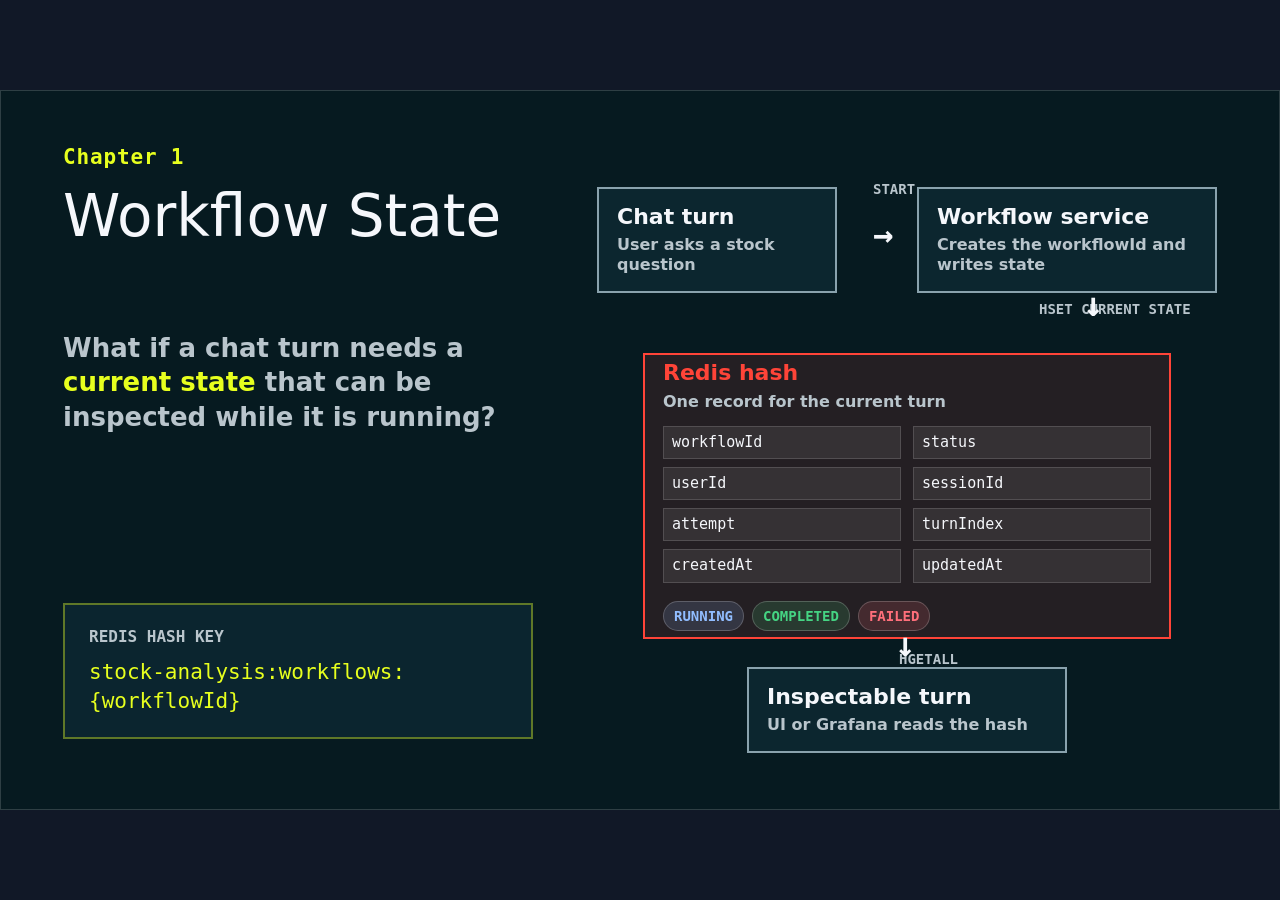
<file: docs/chapter1_workflow_state_diagram.html>
<!doctype html>
<html lang="en">
<head>
    <meta charset="utf-8">
    <meta name="viewport" content="width=device-width, initial-scale=1">
    <title>Chapter 1 Workflow State</title>
    <style>
        :root {
            color-scheme: dark;
            --bg: #061a20;
            --panel: #0d2730;
            --panel-strong: #12323d;
            --line: #89a2ad;
            --text: #f5f7fb;
            --muted: #b9c5cc;
            --redis: #ff4438;
            --yellow: #e7ff1e;
            --green: #45d483;
            --blue: #91bdff;
            --amber: #ffcf66;
            --danger: #ff6f7b;
            font-family: Inter, ui-sans-serif, system-ui, -apple-system, BlinkMacSystemFont, "Segoe UI", sans-serif;
        }

        * {
            box-sizing: border-box;
        }

        body {
            margin: 0;
            min-height: 100vh;
            display: grid;
            place-items: center;
            background: #111827;
            color: var(--text);
        }

        .slide {
            width: 1280px;
            height: 720px;
            position: relative;
            overflow: hidden;
            background: var(--bg);
            border: 1px solid rgba(255, 255, 255, 0.16);
        }

        .title {
            position: absolute;
            left: 62px;
            top: 54px;
            width: 510px;
        }

        .eyebrow {
            color: var(--yellow);
            font-family: ui-monospace, SFMono-Regular, Menlo, Consolas, monospace;
            font-size: 21px;
            font-weight: 800;
            letter-spacing: 0.04em;
            margin-bottom: 18px;
        }

        h1 {
            margin: 0;
            color: var(--text);
            font-size: 58px;
            line-height: 1.02;
            font-weight: 520;
            letter-spacing: 0;
        }

        .question {
            position: absolute;
            left: 62px;
            top: 240px;
            width: 470px;
            color: var(--muted);
            font-size: 26px;
            line-height: 1.32;
            font-weight: 650;
        }

        .question strong {
            color: var(--yellow);
            font-weight: 850;
        }

        .key {
            position: absolute;
            left: 62px;
            bottom: 70px;
            width: 470px;
            padding: 22px 24px;
            border: 2px solid rgba(231, 255, 30, 0.38);
            background: rgba(13, 39, 48, 0.92);
        }

        .key-label {
            color: var(--muted);
            font-family: ui-monospace, SFMono-Regular, Menlo, Consolas, monospace;
            font-size: 16px;
            font-weight: 800;
            margin-bottom: 12px;
            text-transform: uppercase;
        }

        .key-name {
            color: var(--yellow);
            font-family: ui-monospace, SFMono-Regular, Menlo, Consolas, monospace;
            font-size: 21px;
            line-height: 1.35;
            overflow-wrap: anywhere;
        }

        .diagram {
            position: absolute;
            right: 62px;
            top: 64px;
            width: 620px;
            height: 590px;
        }

        .node {
            position: absolute;
            border: 2px solid var(--line);
            background: rgba(13, 39, 48, 0.94);
            color: var(--text);
            min-height: 78px;
            padding: 16px 18px;
            display: grid;
            align-content: center;
            gap: 6px;
        }

        .node-title {
            font-size: 22px;
            font-weight: 850;
            line-height: 1.1;
        }

        .node-subtitle {
            color: var(--muted);
            font-size: 16px;
            line-height: 1.25;
            font-weight: 650;
        }

        .chat {
            left: 0;
            top: 32px;
            width: 240px;
        }

        .service {
            right: 0;
            top: 32px;
            width: 300px;
        }

        .hash {
            left: 46px;
            top: 198px;
            width: 528px;
            height: 286px;
            border-color: var(--redis);
            background: rgba(255, 68, 56, 0.12);
        }

        .hash .node-title {
            color: var(--redis);
        }

        .fields {
            display: grid;
            grid-template-columns: 1fr 1fr;
            gap: 8px 12px;
            margin-top: 8px;
            font-family: ui-monospace, SFMono-Regular, Menlo, Consolas, monospace;
            font-size: 15px;
            line-height: 1.15;
        }

        .field {
            padding: 7px 8px;
            background: rgba(255, 255, 255, 0.08);
            border: 1px solid rgba(255, 255, 255, 0.14);
        }

        .status-row {
            display: flex;
            gap: 8px;
            margin-top: 12px;
            flex-wrap: wrap;
        }

        .pill {
            padding: 6px 10px;
            border-radius: 999px;
            font-family: ui-monospace, SFMono-Regular, Menlo, Consolas, monospace;
            font-size: 14px;
            font-weight: 850;
            border: 1px solid rgba(255, 255, 255, 0.2);
        }

        .running {
            color: var(--blue);
            background: rgba(145, 189, 255, 0.15);
        }

        .completed {
            color: var(--green);
            background: rgba(69, 212, 131, 0.15);
        }

        .failed {
            color: var(--danger);
            background: rgba(255, 111, 123, 0.15);
        }

        .viewer {
            left: 150px;
            top: 512px;
            width: 320px;
        }

        .arrow {
            position: absolute;
            color: var(--text);
            font-family: ui-monospace, SFMono-Regular, Menlo, Consolas, monospace;
            font-size: 34px;
            font-weight: 900;
            line-height: 1;
        }

        .arrow-one {
            left: 276px;
            top: 62px;
        }

        .arrow-two {
            left: 486px;
            top: 132px;
        }

        .arrow-three {
            left: 298px;
            top: 472px;
        }

        .step-label {
            position: absolute;
            color: var(--muted);
            font-family: ui-monospace, SFMono-Regular, Menlo, Consolas, monospace;
            font-size: 14px;
            font-weight: 800;
            text-transform: uppercase;
        }

        .label-start {
            left: 276px;
            top: 26px;
        }

        .label-write {
            right: 18px;
            top: 146px;
            width: 160px;
        }

        .label-read {
            left: 302px;
            top: 496px;
        }
    </style>
</head>
<body>
<main class="slide" aria-label="Workflow state diagram">
    <section class="title">
        <div class="eyebrow">Chapter 1</div>
        <h1>Workflow State</h1>
    </section>

    <section class="question">
        What if a chat turn needs a <strong>current state</strong> that can be inspected while it is running?
    </section>

    <section class="key">
        <div class="key-label">Redis hash key</div>
        <div class="key-name">stock-analysis:workflows:{workflowId}</div>
    </section>

    <section class="diagram">
        <div class="node chat">
            <div class="node-title">Chat turn</div>
            <div class="node-subtitle">User asks a stock question</div>
        </div>

        <div class="node service">
            <div class="node-title">Workflow service</div>
            <div class="node-subtitle">Creates the workflowId and writes state</div>
        </div>

        <div class="node hash">
            <div class="node-title">Redis hash</div>
            <div class="node-subtitle">One record for the current turn</div>
            <div class="fields">
                <div class="field">workflowId</div>
                <div class="field">status</div>
                <div class="field">userId</div>
                <div class="field">sessionId</div>
                <div class="field">attempt</div>
                <div class="field">turnIndex</div>
                <div class="field">createdAt</div>
                <div class="field">updatedAt</div>
            </div>
            <div class="status-row">
                <span class="pill running">RUNNING</span>
                <span class="pill completed">COMPLETED</span>
                <span class="pill failed">FAILED</span>
            </div>
        </div>

        <div class="node viewer">
            <div class="node-title">Inspectable turn</div>
            <div class="node-subtitle">UI or Grafana reads the hash</div>
        </div>

        <div class="step-label label-start">start</div>
        <div class="arrow arrow-one">→</div>

        <div class="step-label label-write">HSET current state</div>
        <div class="arrow arrow-two">↓</div>

        <div class="step-label label-read">HGETALL</div>
        <div class="arrow arrow-three">↓</div>
    </section>
</main>
</body>
</html>
</file>
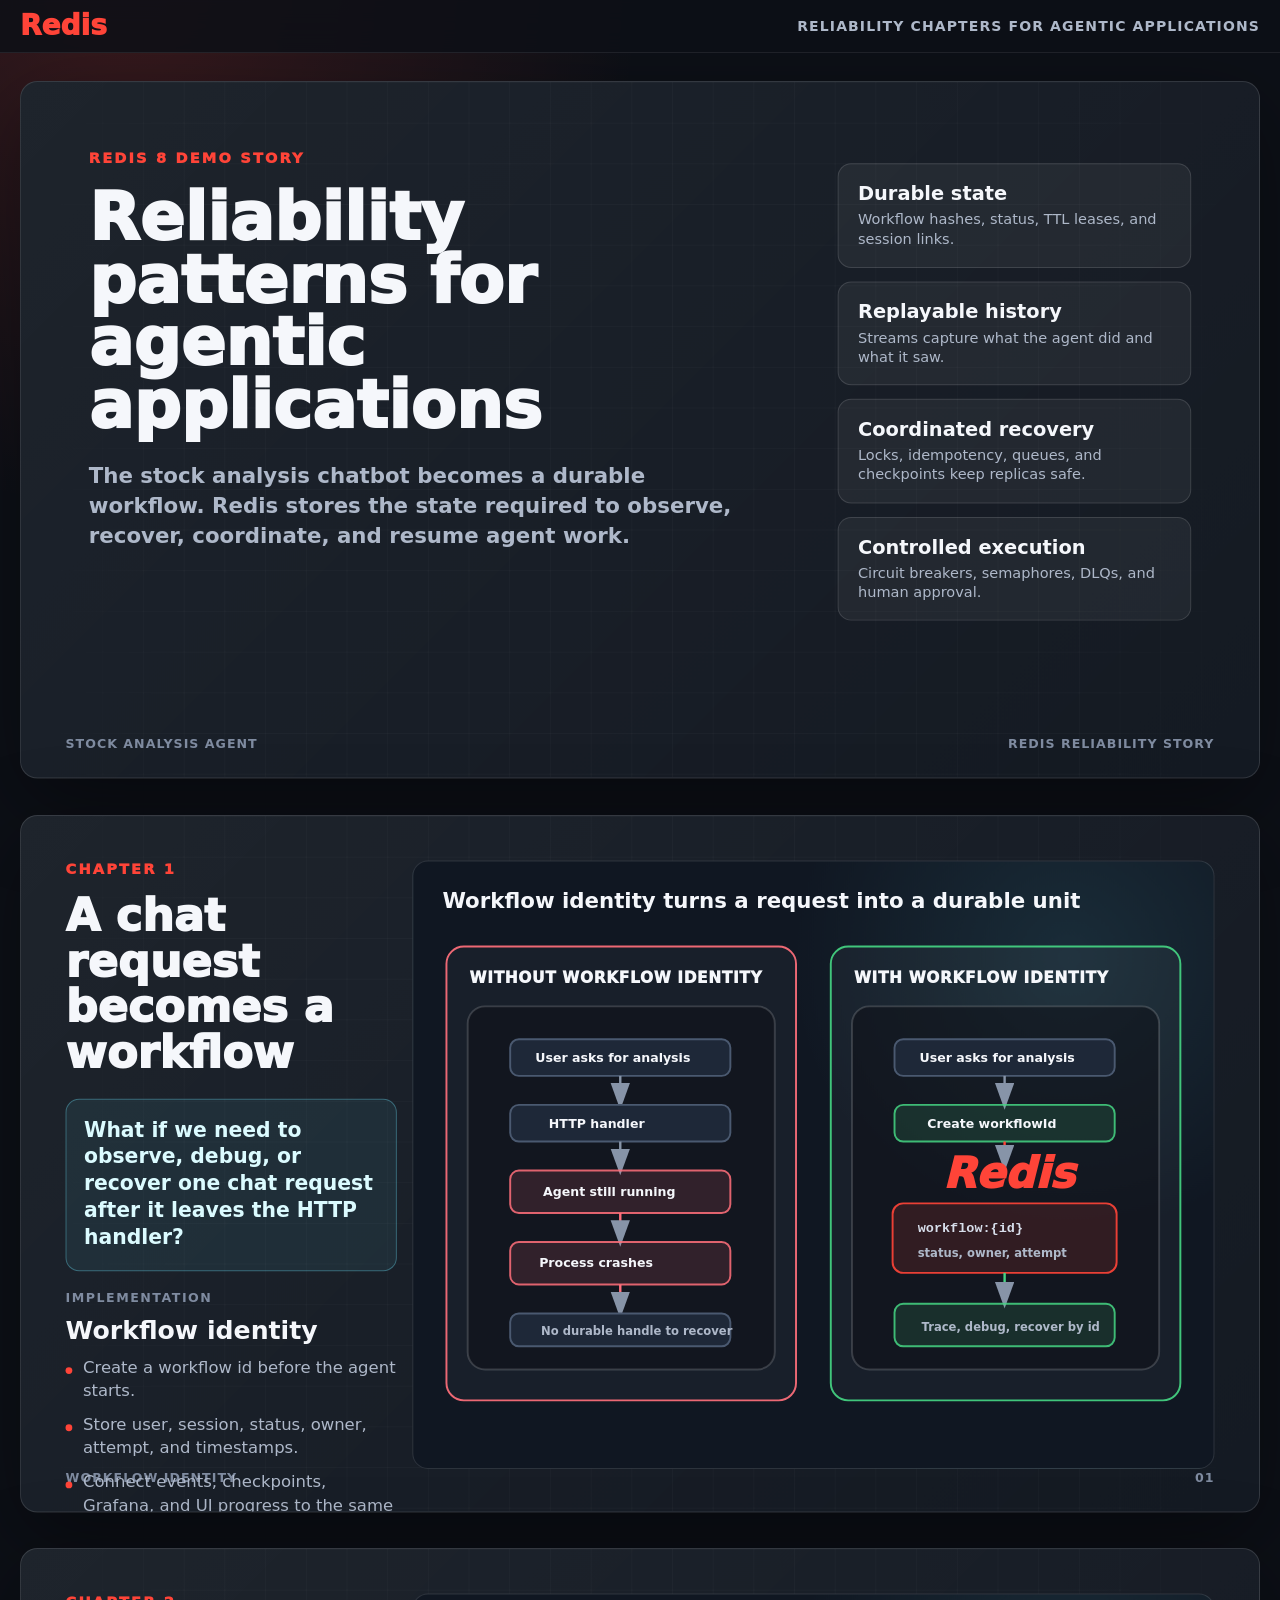
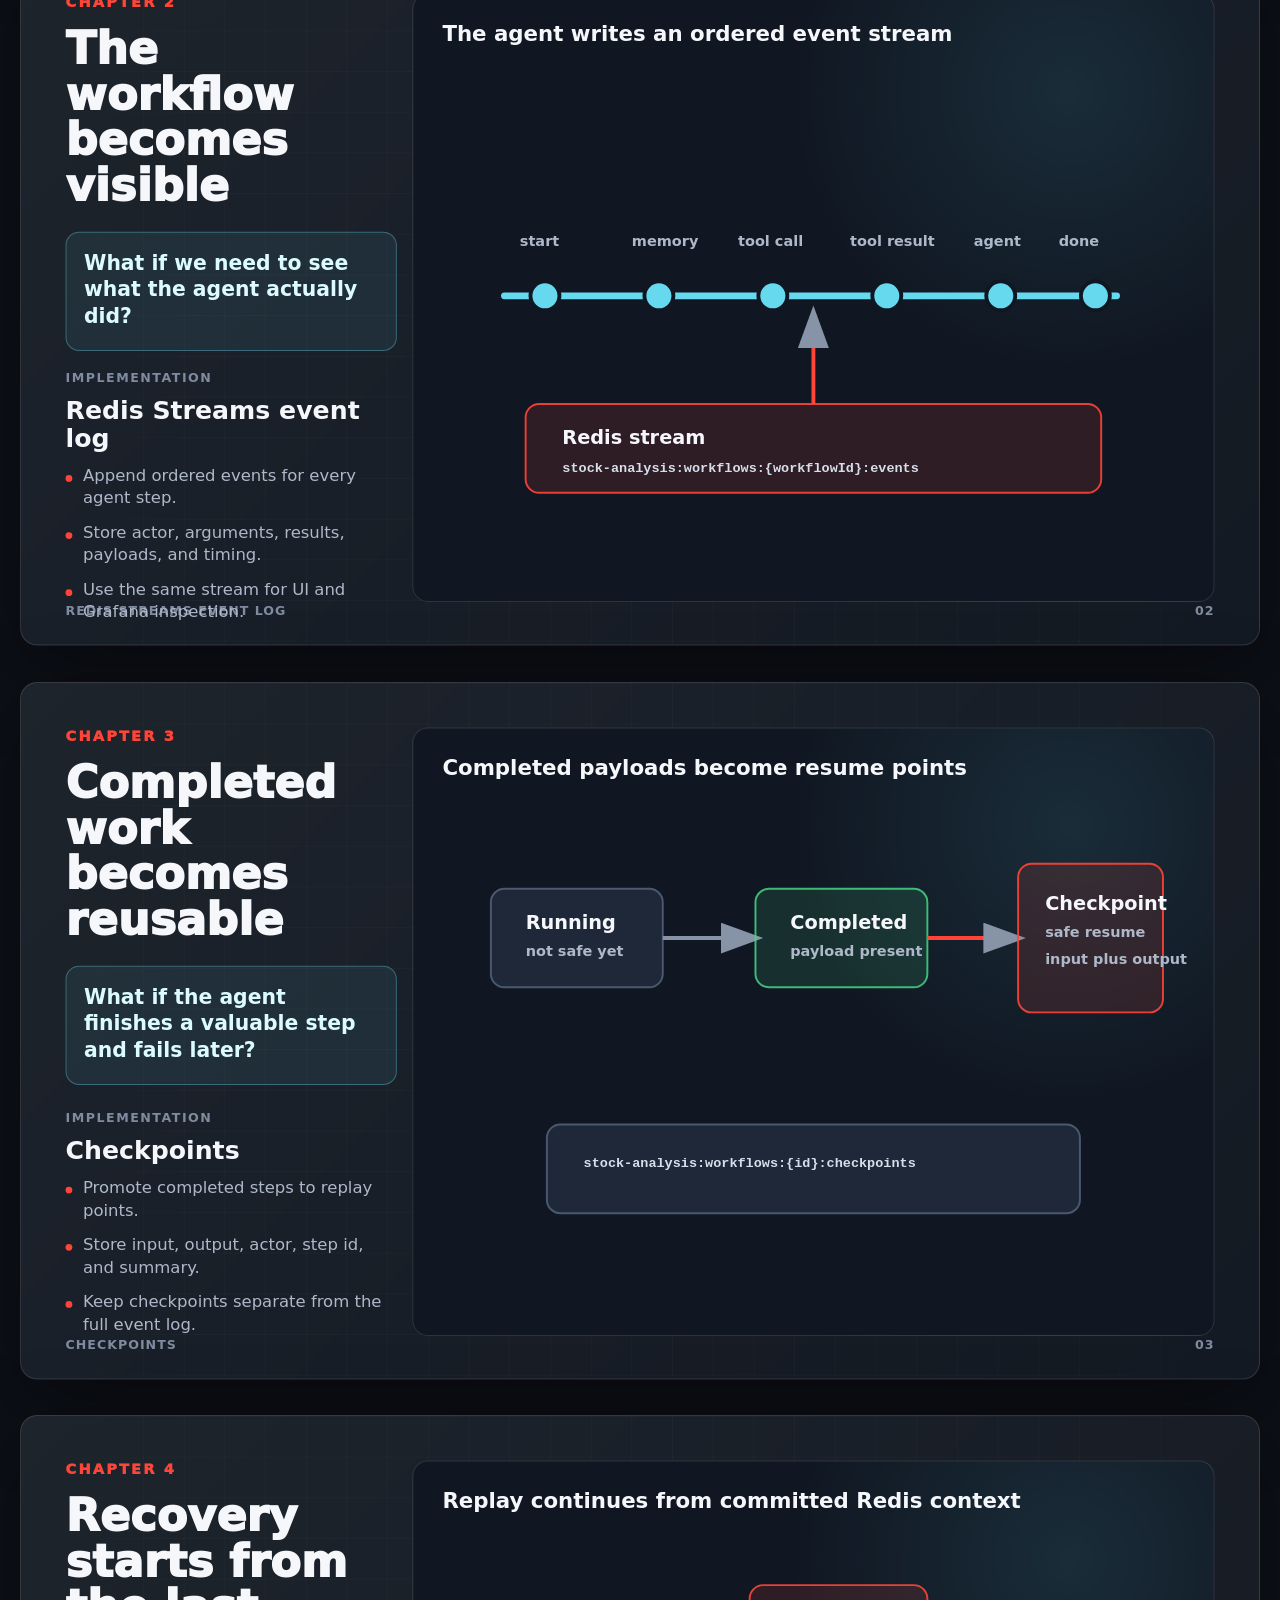
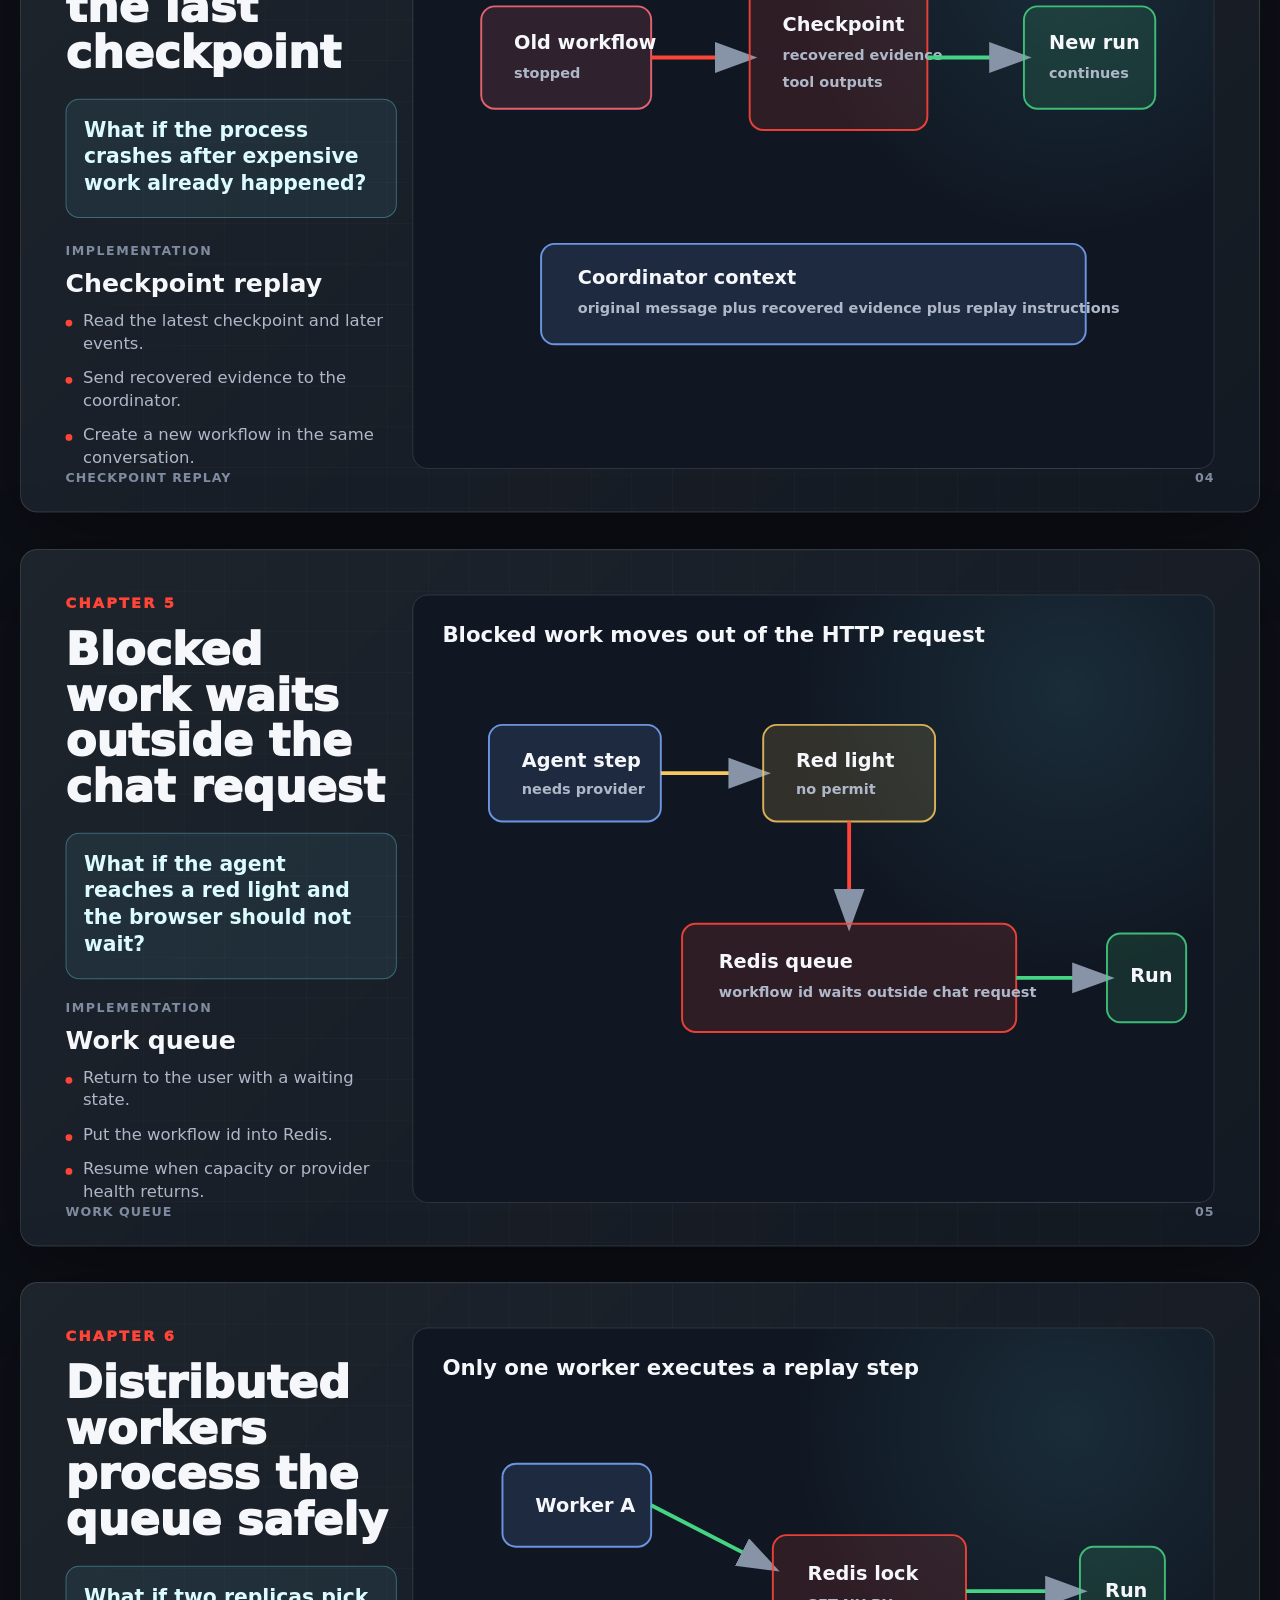
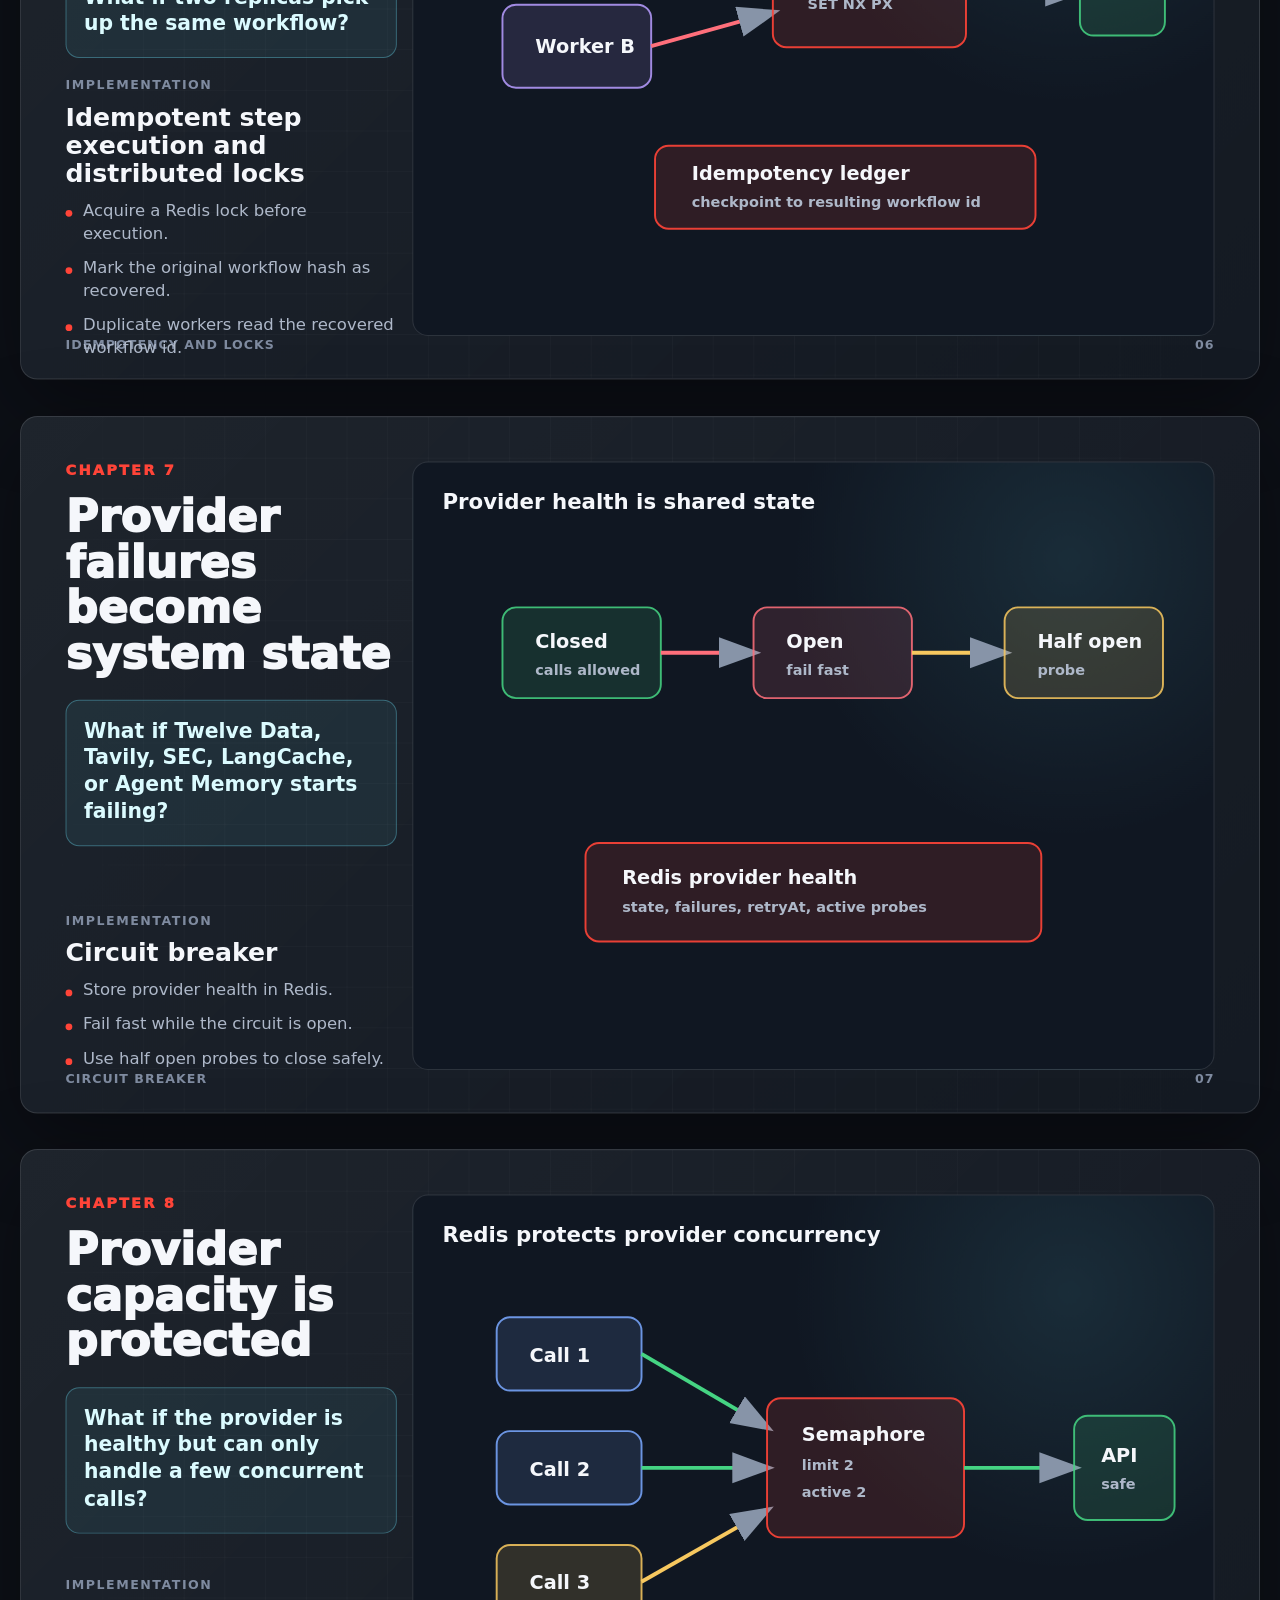
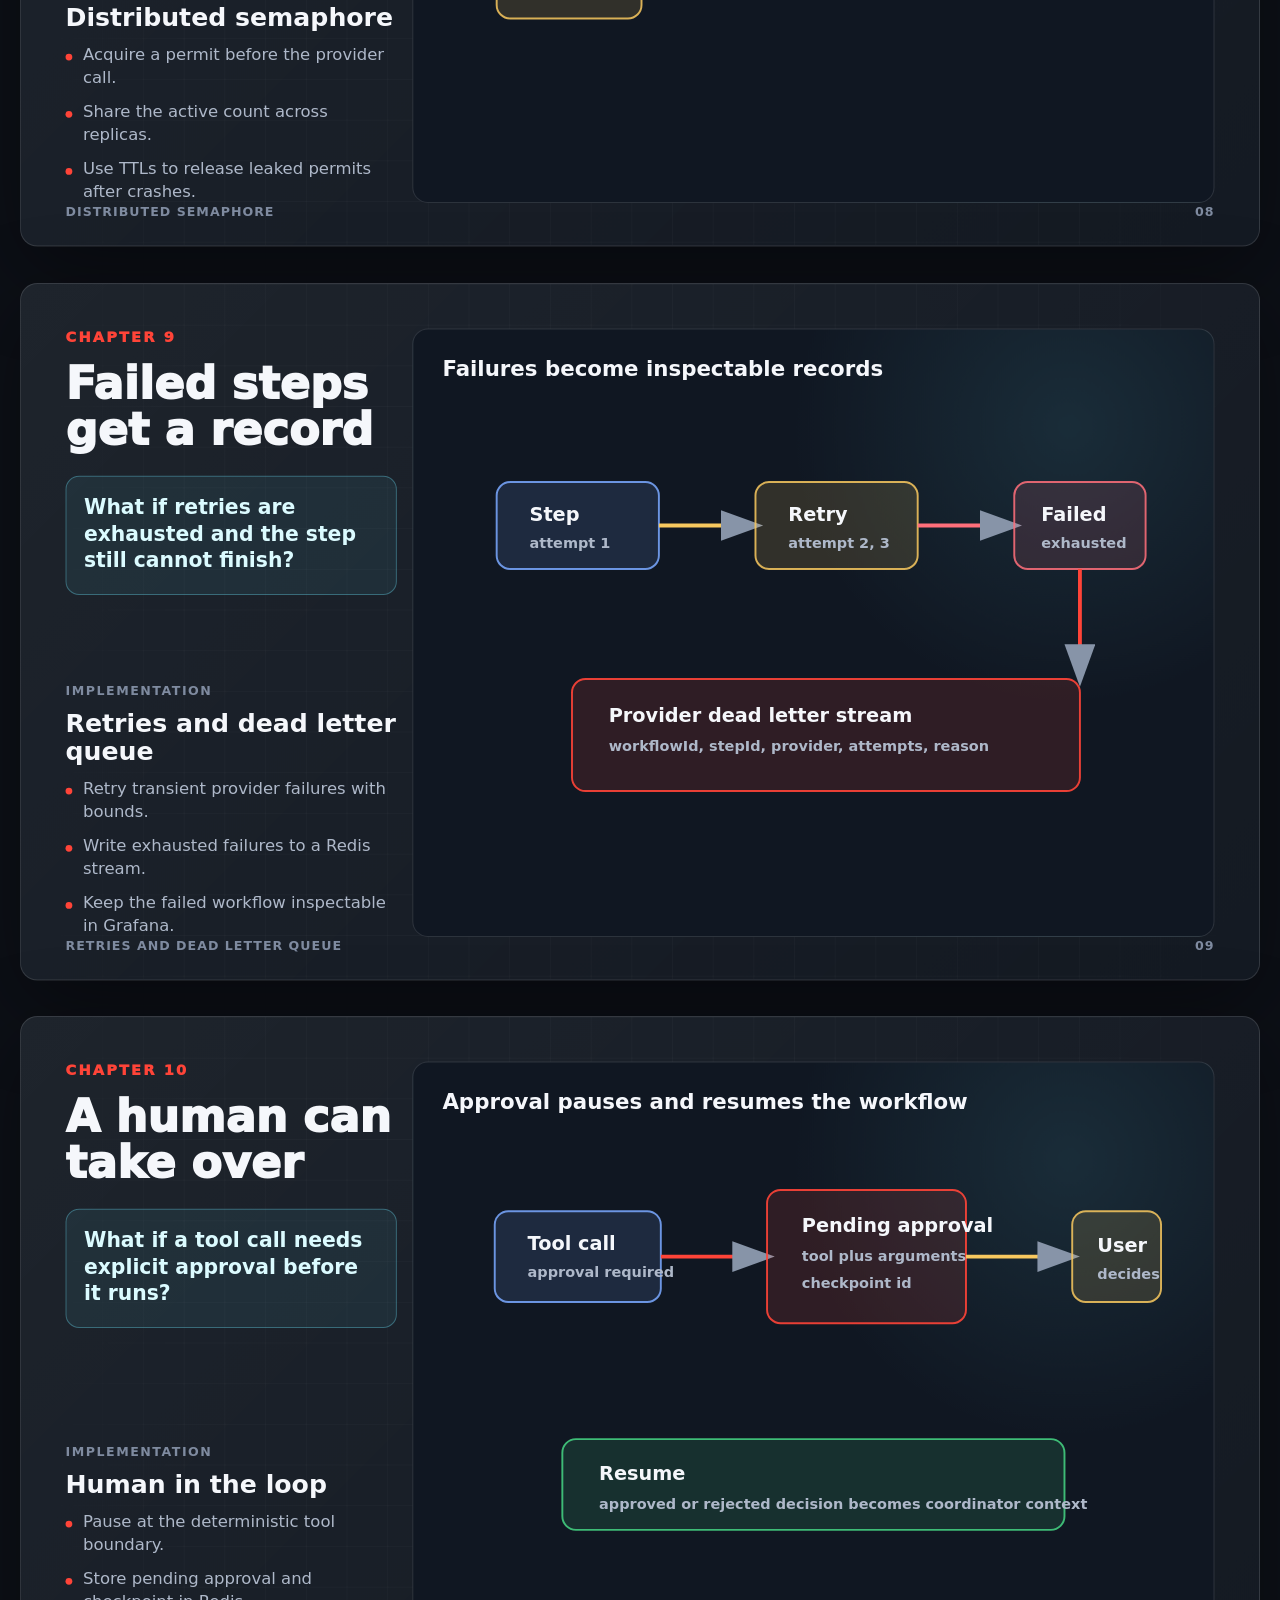
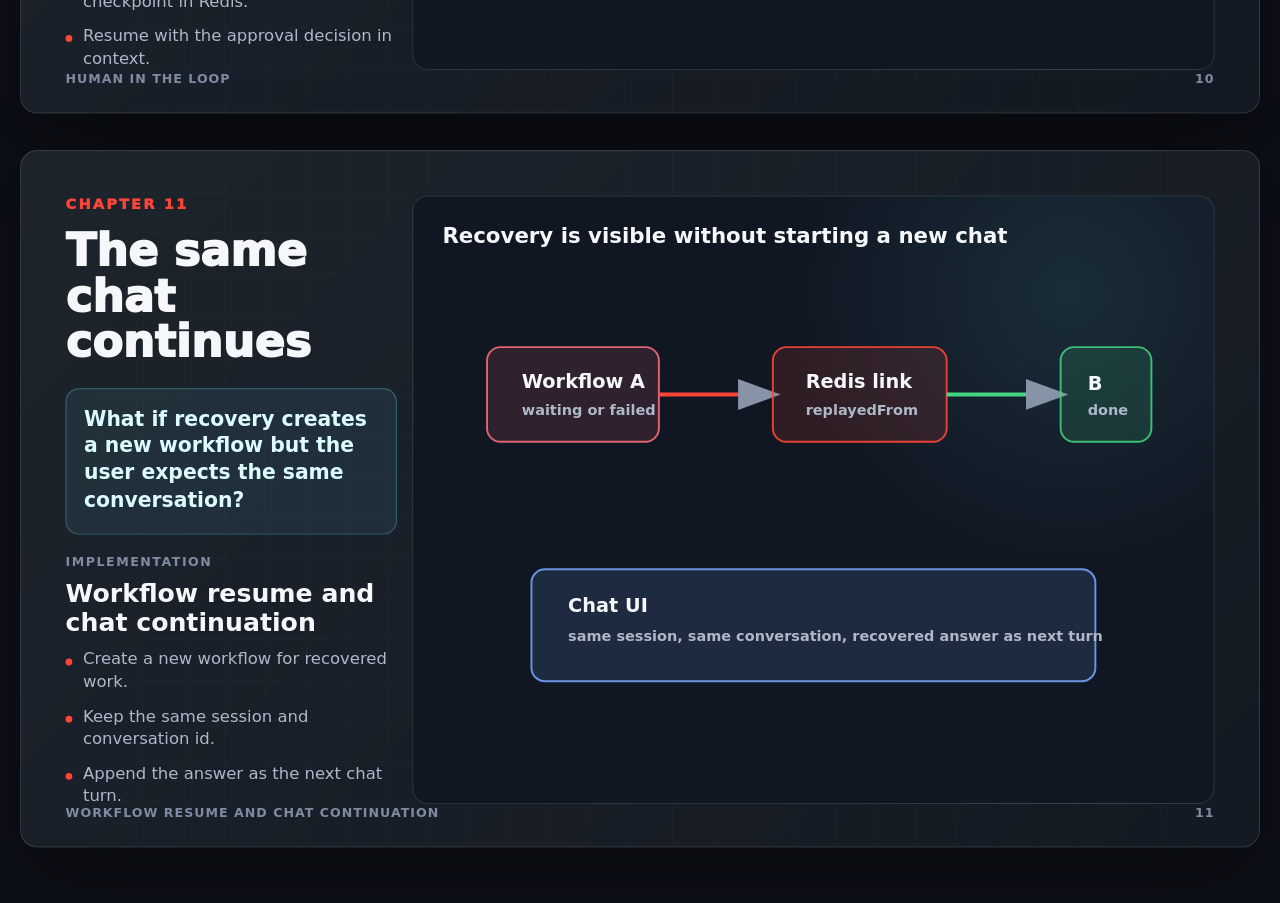
<file: docs/reliability_chapter_diagrams.html>
<!DOCTYPE html>
<html lang="en">
<head>
    <meta charset="UTF-8">
    <meta name="viewport" content="width=device-width, initial-scale=1.0">
    <title>Redis Reliability Chapters</title>
    <style>
        :root {
            color-scheme: dark;
            --bg: #0d1017;
            --slide: #111720;
            --panel: #182130;
            --panel-2: #202b3b;
            --line: #415067;
            --text: #f5f7fb;
            --muted: #aeb8c9;
            --muted-2: #7f8ba0;
            --redis: #ff4438;
            --green: #45d483;
            --blue: #7aa8ff;
            --cyan: #66d9ef;
            --amber: #f7c85f;
            --purple: #b79cff;
            --danger: #ff6f7b;
            --ink: #0f141c;
            font-family: Inter, ui-sans-serif, system-ui, -apple-system, BlinkMacSystemFont, "Segoe UI", sans-serif;
        }

        * {
            box-sizing: border-box;
        }

        body {
            margin: 0;
            min-height: 100vh;
            background: radial-gradient(circle at 10% 0%, rgba(255, 68, 56, 0.18), transparent 32rem), var(--bg);
            color: var(--text);
        }

        .deck {
            display: grid;
            justify-items: center;
            gap: 36px;
            padding: 28px 0 56px;
        }

        .deck-nav {
            position: sticky;
            top: 0;
            z-index: 10;
            width: 100%;
            display: flex;
            justify-content: center;
            padding: 12px 18px;
            background: rgba(13, 16, 23, 0.86);
            backdrop-filter: blur(16px);
            border-bottom: 1px solid rgba(255, 255, 255, 0.08);
        }

        .deck-nav-inner {
            width: min(1280px, calc(100vw - 40px));
            display: flex;
            align-items: center;
            justify-content: space-between;
            gap: 20px;
        }

        .brand {
            color: var(--redis);
            font-weight: 950;
            font-size: 28px;
            line-height: 1;
        }

        .deck-title {
            color: var(--muted);
            font-size: 14px;
            font-weight: 800;
            text-transform: uppercase;
            letter-spacing: 0.08em;
        }

        .slide-shell {
            width: var(--shell-width, 1280px);
            height: var(--shell-height, 720px);
            position: relative;
        }

        .slide {
            position: absolute;
            left: 0;
            top: 0;
            width: 1280px;
            height: 720px;
            overflow: hidden;
            border: 1px solid rgba(255, 255, 255, 0.12);
            border-radius: 18px;
            background:
                linear-gradient(135deg, rgba(255, 255, 255, 0.055), rgba(255, 255, 255, 0.012)),
                var(--slide);
            box-shadow: 0 26px 90px rgba(0, 0, 0, 0.38);
            transform: scale(var(--slide-scale, 1));
            transform-origin: top left;
        }

        .slide::before {
            content: "";
            position: absolute;
            inset: 0;
            background:
                linear-gradient(rgba(255, 255, 255, 0.025) 1px, transparent 1px),
                linear-gradient(90deg, rgba(255, 255, 255, 0.025) 1px, transparent 1px);
            background-size: 42px 42px;
            mask-image: linear-gradient(90deg, transparent, black 14%, black 86%, transparent);
            pointer-events: none;
        }

        .slide-left {
            position: absolute;
            left: 46px;
            top: 46px;
            width: 342px;
            height: 628px;
            display: flex;
            flex-direction: column;
            justify-content: space-between;
            gap: 20px;
            z-index: 1;
        }

        .slide-right {
            position: absolute;
            right: 46px;
            top: 46px;
            width: 828px;
            height: 628px;
            z-index: 1;
        }

        .chapter {
            color: var(--redis);
            font-size: 15px;
            font-weight: 950;
            letter-spacing: 0.15em;
            text-transform: uppercase;
        }

        h1,
        h2 {
            margin: 0;
            letter-spacing: 0;
        }

        h1 {
            margin-top: 20px;
            max-width: 920px;
            font-size: 76px;
            line-height: 0.95;
            font-weight: 950;
        }

        h2 {
            margin-top: 16px;
            font-size: 46px;
            line-height: 1.02;
            font-weight: 920;
        }

        .lead {
            margin: 26px 0 0;
            width: 760px;
            color: var(--muted);
            font-size: 24px;
            line-height: 1.4;
            font-weight: 560;
        }

        .question {
            margin-top: 24px;
            padding: 18px 18px 20px;
            border: 1px solid rgba(102, 217, 239, 0.36);
            border-radius: 14px;
            background: rgba(102, 217, 239, 0.08);
            color: #dbfbff;
            font-size: 21px;
            line-height: 1.32;
            font-weight: 820;
        }

        .impl {
            display: grid;
            gap: 12px;
        }

        .label {
            color: var(--muted-2);
            font-size: 13px;
            font-weight: 900;
            letter-spacing: 0.12em;
            text-transform: uppercase;
        }

        .impl-name {
            color: var(--text);
            font-size: 26px;
            line-height: 1.12;
            font-weight: 900;
        }

        .notes {
            display: grid;
            gap: 12px;
            margin: 0;
            padding: 0;
            list-style: none;
            color: var(--muted);
            font-size: 17px;
            line-height: 1.38;
        }

        .notes li {
            position: relative;
            padding-left: 18px;
        }

        .notes li::before {
            content: "";
            position: absolute;
            left: 0;
            top: 0.65em;
            width: 7px;
            height: 7px;
            border-radius: 50%;
            background: var(--redis);
        }

        .diagram {
            position: relative;
            height: 100%;
            border: 1px solid rgba(255, 255, 255, 0.12);
            border-radius: 16px;
            background:
                radial-gradient(circle at 82% 16%, rgba(102, 217, 239, 0.11), transparent 18rem),
                #101722;
            overflow: hidden;
        }

        .diagram-title {
            position: absolute;
            left: 30px;
            top: 28px;
            color: var(--text);
            font-size: 22px;
            font-weight: 900;
            z-index: 2;
        }

        svg {
            position: absolute;
            inset: 0;
            width: 100%;
            height: 100%;
        }

        .node {
            fill: #1e2838;
            stroke: #4a5970;
            stroke-width: 2;
        }

        .node.redis {
            fill: rgba(255, 68, 56, 0.13);
            stroke: rgba(255, 68, 56, 0.9);
        }

        .node.good {
            fill: rgba(69, 212, 131, 0.13);
            stroke: rgba(69, 212, 131, 0.86);
        }

        .node.wait {
            fill: rgba(247, 200, 95, 0.14);
            stroke: rgba(247, 200, 95, 0.86);
        }

        .node.blue {
            fill: rgba(122, 168, 255, 0.13);
            stroke: rgba(122, 168, 255, 0.86);
        }

        .node.purple {
            fill: rgba(183, 156, 255, 0.13);
            stroke: rgba(183, 156, 255, 0.86);
        }

        .node.danger {
            fill: rgba(255, 111, 123, 0.13);
            stroke: rgba(255, 111, 123, 0.86);
        }

        .compare-frame {
            fill: rgba(255, 255, 255, 0.035);
            stroke-width: 2;
        }

        .compare-frame.bad {
            stroke: rgba(255, 111, 123, 0.92);
        }

        .compare-frame.good {
            stroke: rgba(69, 212, 131, 0.92);
        }

        .compare-inner {
            fill: rgba(13, 16, 23, 0.55);
            stroke: rgba(255, 255, 255, 0.16);
            stroke-width: 2;
        }

        .txt {
            fill: var(--text);
            font-size: 20px;
            font-weight: 860;
        }

        .small {
            fill: var(--muted);
            font-size: 15px;
            font-weight: 720;
        }

        .code-text {
            fill: #d7deeb;
            font-family: "SFMono-Regular", Consolas, monospace;
            font-size: 14px;
            font-weight: 650;
        }

        .panel-title-text {
            fill: var(--text);
            font-size: 16px;
            font-weight: 920;
            letter-spacing: 0.04em;
        }

        .mini-text {
            fill: var(--text);
            font-size: 13px;
            font-weight: 820;
        }

        .tiny-text {
            fill: var(--muted);
            font-size: 12px;
            font-weight: 720;
        }

        .redis-word {
            fill: var(--redis);
            font-size: 44px;
            font-weight: 950;
            font-style: italic;
        }

        .line {
            stroke: #8794a8;
            stroke-width: 4;
            fill: none;
            marker-end: url(#arrow);
        }

        .line.redis {
            stroke: var(--redis);
        }

        .line.good {
            stroke: var(--green);
        }

        .line.wait {
            stroke: var(--amber);
        }

        .line.danger {
            stroke: var(--danger);
        }

        .line.thin {
            stroke-width: 2.5;
        }

        .dot {
            fill: var(--cyan);
            stroke: #101722;
            stroke-width: 4;
        }

        .cover {
            padding: 70px;
        }

        .cover h1 {
            max-width: 735px;
            font-size: 68px;
        }

        .cover .lead {
            width: 700px;
            font-size: 22px;
        }

        .cover-grid {
            position: absolute;
            right: 70px;
            top: 84px;
            width: 365px;
            display: grid;
            gap: 14px;
        }

        .cover-card {
            padding: 18px 20px;
            border: 1px solid rgba(255, 255, 255, 0.13);
            border-radius: 14px;
            background: rgba(255, 255, 255, 0.055);
        }

        .cover-card strong {
            display: block;
            margin-bottom: 5px;
            color: var(--text);
            font-size: 20px;
        }

        .cover-card span {
            color: var(--muted);
            font-size: 15px;
            line-height: 1.35;
        }

        .footer {
            position: absolute;
            left: 46px;
            bottom: 28px;
            right: 46px;
            display: flex;
            justify-content: space-between;
            color: var(--muted-2);
            font-size: 13px;
            font-weight: 800;
            letter-spacing: 0.08em;
            text-transform: uppercase;
        }

        @media (max-width: 760px) {
            body {
                background: var(--bg);
            }

            .deck {
                gap: 18px;
                padding: 18px 10px 34px;
            }

            .deck-nav {
                padding: 12px 14px;
            }

            .deck-nav-inner {
                width: 100%;
                align-items: flex-start;
                flex-direction: column;
                gap: 8px;
            }

            .brand {
                font-size: 26px;
            }

            .deck-title {
                font-size: 12px;
                line-height: 1.25;
            }

            .slide-shell {
                width: 100% !important;
                height: auto !important;
            }

            .slide {
                position: relative;
                width: 100%;
                height: auto;
                min-height: 0;
                padding: 24px;
                overflow: visible;
                border-radius: 14px;
                transform: none !important;
                box-shadow: 0 14px 42px rgba(0, 0, 0, 0.34);
            }

            .slide::before {
                display: none;
            }

            .slide-left,
            .slide-right {
                position: relative;
                left: auto;
                right: auto;
                top: auto;
                width: 100%;
                height: auto;
            }

            .slide-left {
                gap: 22px;
                margin-bottom: 22px;
            }

            .chapter {
                font-size: 11px;
            }

            h1 {
                max-width: none;
                margin-top: 14px;
                font-size: 38px;
                line-height: 1.02;
            }

            h2 {
                margin-top: 12px;
                font-size: 31px;
                line-height: 1.06;
            }

            .lead {
                width: auto;
                margin-top: 18px;
                font-size: 16px;
                line-height: 1.45;
            }

            .question {
                margin-top: 18px;
                padding: 14px 15px;
                border-radius: 12px;
                font-size: 15px;
                line-height: 1.35;
            }

            .impl-name {
                font-size: 20px;
            }

            .notes {
                gap: 9px;
                font-size: 14px;
            }

            .diagram {
                height: 390px;
                border-radius: 13px;
            }

            .diagram-title {
                left: 18px;
                top: 18px;
                right: 18px;
                font-size: 15px;
                line-height: 1.25;
            }

            .txt {
                font-size: 22px;
            }

            .small {
                font-size: 17px;
            }

            .code-text {
                font-size: 17px;
            }

            .cover {
                padding: 24px;
            }

            .cover-grid {
                position: relative;
                right: auto;
                top: auto;
                width: 100%;
                margin-top: 24px;
                gap: 10px;
            }

            .cover-card {
                padding: 14px 15px;
                border-radius: 12px;
            }

            .cover-card strong {
                font-size: 17px;
            }

            .cover-card span {
                font-size: 13px;
            }

            .footer {
                position: relative;
                left: auto;
                right: auto;
                bottom: auto;
                margin-top: 22px;
                gap: 14px;
                font-size: 10px;
            }
        }
    </style>
</head>
<body>
<nav class="deck-nav" aria-label="Deck navigation">
    <div class="deck-nav-inner">
        <div class="brand">Redis</div>
        <div class="deck-title">Reliability chapters for agentic applications</div>
    </div>
</nav>

<main class="deck">
    <div class="slide-shell">
        <section class="slide cover" aria-label="Title slide">
            <div class="chapter">Redis 8 demo story</div>
            <h1>Reliability patterns for agentic applications</h1>
            <p class="lead">The stock analysis chatbot becomes a durable workflow. Redis stores the state required to observe, recover, coordinate, and resume agent work.</p>
            <div class="cover-grid">
                <div class="cover-card"><strong>Durable state</strong><span>Workflow hashes, status, TTL leases, and session links.</span></div>
                <div class="cover-card"><strong>Replayable history</strong><span>Streams capture what the agent did and what it saw.</span></div>
                <div class="cover-card"><strong>Coordinated recovery</strong><span>Locks, idempotency, queues, and checkpoints keep replicas safe.</span></div>
                <div class="cover-card"><strong>Controlled execution</strong><span>Circuit breakers, semaphores, DLQs, and human approval.</span></div>
            </div>
            <div class="footer"><span>Stock analysis agent</span><span>Redis reliability story</span></div>
        </section>
    </div>

    <div class="slide-shell">
        <section class="slide" aria-label="Chapter 1">
            <div class="slide-left">
                <div>
                    <div class="chapter">Chapter 1</div>
                    <h2>A chat request becomes a workflow</h2>
                    <div class="question">What if we need to observe, debug, or recover one chat request after it leaves the HTTP handler?</div>
                </div>
                <div class="impl">
                    <div class="label">Implementation</div>
                    <div class="impl-name">Workflow identity</div>
                    <ul class="notes">
                        <li>Create a workflow id before the agent starts.</li>
                        <li>Store user, session, status, owner, attempt, and timestamps.</li>
                        <li>Connect events, checkpoints, Grafana, and UI progress to the same id.</li>
                    </ul>
                </div>
            </div>
            <div class="slide-right">
                <div class="diagram">
                    <div class="diagram-title">Workflow identity turns a request into a durable unit</div>
                    <svg viewBox="0 0 828 628" aria-hidden="true">
                        <defs><marker id="arrow" markerWidth="12" markerHeight="12" refX="9" refY="4" orient="auto"><path d="M0,0 L0,8 L11,4 z" fill="#8794a8"/></marker></defs>
                        <rect x="34" y="88" width="362" height="470" rx="18" class="compare-frame bad"/>
                        <text x="58" y="126" class="panel-title-text">WITHOUT WORKFLOW IDENTITY</text>
                        <rect x="56" y="150" width="318" height="376" rx="18" class="compare-inner"/>

                        <rect x="100" y="184" width="228" height="38" rx="9" class="node"/>
                        <text x="126" y="208" class="mini-text">User asks for analysis</text>
                        <path d="M214 222 L214 252" class="line thin"/>
                        <rect x="100" y="252" width="228" height="38" rx="9" class="node"/>
                        <text x="140" y="276" class="mini-text">HTTP handler</text>
                        <path d="M214 290 L214 320" class="line thin"/>
                        <rect x="100" y="320" width="228" height="44" rx="9" class="node danger"/>
                        <text x="134" y="346" class="mini-text">Agent still running</text>
                        <path d="M214 364 L214 394" class="line thin danger"/>
                        <rect x="100" y="394" width="228" height="44" rx="9" class="node danger"/>
                        <text x="130" y="420" class="mini-text">Process crashes</text>
                        <path d="M214 438 L214 468" class="line thin danger"/>
                        <rect x="100" y="468" width="228" height="34" rx="9" class="node"/>
                        <text x="132" y="490" class="tiny-text">No durable handle to recover</text>

                        <rect x="432" y="88" width="362" height="470" rx="18" class="compare-frame good"/>
                        <text x="456" y="126" class="panel-title-text">WITH WORKFLOW IDENTITY</text>
                        <rect x="454" y="150" width="318" height="376" rx="18" class="compare-inner"/>

                        <rect x="498" y="184" width="228" height="38" rx="9" class="node"/>
                        <text x="524" y="208" class="mini-text">User asks for analysis</text>
                        <path d="M612 222 L612 252" class="line thin"/>
                        <rect x="498" y="252" width="228" height="38" rx="9" class="node good"/>
                        <text x="532" y="276" class="mini-text">Create workflowId</text>
                        <path d="M612 290 L612 316" class="line thin redis"/>
                        <text x="548" y="338" class="redis-word">Redis</text>
                        <rect x="496" y="354" width="232" height="72" rx="11" class="node redis"/>
                        <text x="522" y="384" class="code-text">workflow:{id}</text>
                        <text x="522" y="410" class="tiny-text">status, owner, attempt</text>
                        <path d="M612 426 L612 458" class="line thin good"/>
                        <rect x="498" y="458" width="228" height="44" rx="9" class="node good"/>
                        <text x="526" y="486" class="tiny-text">Trace, debug, recover by id</text>
                    </svg>
                </div>
            </div>
            <div class="footer"><span>Workflow identity</span><span>01</span></div>
        </section>
    </div>

    <div class="slide-shell">
        <section class="slide" aria-label="Chapter 2">
            <div class="slide-left">
                <div>
                    <div class="chapter">Chapter 2</div>
                    <h2>The workflow becomes visible</h2>
                    <div class="question">What if we need to see what the agent actually did?</div>
                </div>
                <div class="impl">
                    <div class="label">Implementation</div>
                    <div class="impl-name">Redis Streams event log</div>
                    <ul class="notes">
                        <li>Append ordered events for every agent step.</li>
                        <li>Store actor, arguments, results, payloads, and timing.</li>
                        <li>Use the same stream for UI and Grafana inspection.</li>
                    </ul>
                </div>
            </div>
            <div class="slide-right">
                <div class="diagram">
                    <div class="diagram-title">The agent writes an ordered event stream</div>
                    <svg viewBox="0 0 828 628" aria-hidden="true">
                        <defs><marker id="arrow" markerWidth="12" markerHeight="12" refX="9" refY="4" orient="auto"><path d="M0,0 L0,8 L11,4 z" fill="#8794a8"/></marker></defs>
                        <path d="M94 312 L728 312" stroke="#66d9ef" stroke-width="7" stroke-linecap="round"/>
                        <circle cx="136" cy="312" r="15" class="dot"/><circle cx="254" cy="312" r="15" class="dot"/><circle cx="372" cy="312" r="15" class="dot"/><circle cx="490" cy="312" r="15" class="dot"/><circle cx="608" cy="312" r="15" class="dot"/><circle cx="706" cy="312" r="15" class="dot"/>
                        <text x="110" y="260" class="small">start</text><text x="226" y="260" class="small">memory</text><text x="336" y="260" class="small">tool call</text><text x="452" y="260" class="small">tool result</text><text x="580" y="260" class="small">agent</text><text x="668" y="260" class="small">done</text>
                        <rect x="116" y="424" width="596" height="92" rx="14" class="node redis"/>
                        <text x="154" y="466" class="txt">Redis stream</text>
                        <text x="154" y="494" class="code-text">stock-analysis:workflows:{workflowId}:events</text>
                        <path d="M414 424 L414 330" class="line redis"/>
                    </svg>
                </div>
            </div>
            <div class="footer"><span>Redis Streams event log</span><span>02</span></div>
        </section>
    </div>

    <div class="slide-shell">
        <section class="slide" aria-label="Chapter 3">
            <div class="slide-left">
                <div>
                    <div class="chapter">Chapter 3</div>
                    <h2>Completed work becomes reusable</h2>
                    <div class="question">What if the agent finishes a valuable step and fails later?</div>
                </div>
                <div class="impl">
                    <div class="label">Implementation</div>
                    <div class="impl-name">Checkpoints</div>
                    <ul class="notes">
                        <li>Promote completed steps to replay points.</li>
                        <li>Store input, output, actor, step id, and summary.</li>
                        <li>Keep checkpoints separate from the full event log.</li>
                    </ul>
                </div>
            </div>
            <div class="slide-right">
                <div class="diagram">
                    <div class="diagram-title">Completed payloads become resume points</div>
                    <svg viewBox="0 0 828 628" aria-hidden="true">
                        <defs><marker id="arrow" markerWidth="12" markerHeight="12" refX="9" refY="4" orient="auto"><path d="M0,0 L0,8 L11,4 z" fill="#8794a8"/></marker></defs>
                        <rect x="80" y="166" width="178" height="102" rx="14" class="node"/>
                        <text x="116" y="208" class="txt">Running</text><text x="116" y="236" class="small">not safe yet</text>
                        <path d="M258 217 L354 217" class="line"/>
                        <rect x="354" y="166" width="178" height="102" rx="14" class="node good"/>
                        <text x="390" y="208" class="txt">Completed</text><text x="390" y="236" class="small">payload present</text>
                        <path d="M532 217 L626 217" class="line redis"/>
                        <rect x="626" y="140" width="150" height="154" rx="14" class="node redis"/>
                        <text x="654" y="188" class="txt">Checkpoint</text><text x="654" y="216" class="small">safe resume</text><text x="654" y="244" class="small">input plus output</text>
                        <rect x="138" y="410" width="552" height="92" rx="14" class="node"/>
                        <text x="176" y="454" class="code-text">stock-analysis:workflows:{id}:checkpoints</text>
                    </svg>
                </div>
            </div>
            <div class="footer"><span>Checkpoints</span><span>03</span></div>
        </section>
    </div>

    <div class="slide-shell">
        <section class="slide" aria-label="Chapter 4">
            <div class="slide-left">
                <div>
                    <div class="chapter">Chapter 4</div>
                    <h2>Recovery starts from the last checkpoint</h2>
                    <div class="question">What if the process crashes after expensive work already happened?</div>
                </div>
                <div class="impl">
                    <div class="label">Implementation</div>
                    <div class="impl-name">Checkpoint replay</div>
                    <ul class="notes">
                        <li>Read the latest checkpoint and later events.</li>
                        <li>Send recovered evidence to the coordinator.</li>
                        <li>Create a new workflow in the same conversation.</li>
                    </ul>
                </div>
            </div>
            <div class="slide-right">
                <div class="diagram">
                    <div class="diagram-title">Replay continues from committed Redis context</div>
                    <svg viewBox="0 0 828 628" aria-hidden="true">
                        <defs><marker id="arrow" markerWidth="12" markerHeight="12" refX="9" refY="4" orient="auto"><path d="M0,0 L0,8 L11,4 z" fill="#8794a8"/></marker></defs>
                        <rect x="70" y="150" width="176" height="106" rx="14" class="node danger"/>
                        <text x="104" y="194" class="txt">Old workflow</text><text x="104" y="224" class="small">stopped</text>
                        <path d="M246 203 L348 203" class="line redis"/>
                        <rect x="348" y="128" width="184" height="150" rx="14" class="node redis"/>
                        <text x="382" y="176" class="txt">Checkpoint</text><text x="382" y="206" class="small">recovered evidence</text><text x="382" y="234" class="small">tool outputs</text>
                        <path d="M532 203 L632 203" class="line good"/>
                        <rect x="632" y="150" width="136" height="106" rx="14" class="node good"/>
                        <text x="658" y="194" class="txt">New run</text><text x="658" y="224" class="small">continues</text>
                        <rect x="132" y="396" width="564" height="104" rx="14" class="node blue"/>
                        <text x="170" y="438" class="txt">Coordinator context</text>
                        <text x="170" y="468" class="small">original message plus recovered evidence plus replay instructions</text>
                    </svg>
                </div>
            </div>
            <div class="footer"><span>Checkpoint replay</span><span>04</span></div>
        </section>
    </div>

    <div class="slide-shell">
        <section class="slide" aria-label="Chapter 5">
            <div class="slide-left">
                <div>
                    <div class="chapter">Chapter 5</div>
                    <h2>Blocked work waits outside the chat request</h2>
                    <div class="question">What if the agent reaches a red light and the browser should not wait?</div>
                </div>
                <div class="impl">
                    <div class="label">Implementation</div>
                    <div class="impl-name">Work queue</div>
                    <ul class="notes">
                        <li>Return to the user with a waiting state.</li>
                        <li>Put the workflow id into Redis.</li>
                        <li>Resume when capacity or provider health returns.</li>
                    </ul>
                </div>
            </div>
            <div class="slide-right">
                <div class="diagram">
                    <div class="diagram-title">Blocked work moves out of the HTTP request</div>
                    <svg viewBox="0 0 828 628" aria-hidden="true">
                        <defs><marker id="arrow" markerWidth="12" markerHeight="12" refX="9" refY="4" orient="auto"><path d="M0,0 L0,8 L11,4 z" fill="#8794a8"/></marker></defs>
                        <rect x="78" y="134" width="178" height="100" rx="14" class="node blue"/>
                        <text x="112" y="178" class="txt">Agent step</text><text x="112" y="206" class="small">needs provider</text>
                        <path d="M256 184 L362 184" class="line wait"/>
                        <rect x="362" y="134" width="178" height="100" rx="14" class="node wait"/>
                        <text x="396" y="178" class="txt">Red light</text><text x="396" y="206" class="small">no permit</text>
                        <path d="M451 234 L451 340" class="line redis"/>
                        <rect x="278" y="340" width="346" height="112" rx="14" class="node redis"/>
                        <text x="316" y="386" class="txt">Redis queue</text><text x="316" y="416" class="small">workflow id waits outside chat request</text>
                        <path d="M624 396 L718 396" class="line good"/>
                        <rect x="718" y="350" width="82" height="92" rx="14" class="node good"/>
                        <text x="742" y="400" class="txt">Run</text>
                    </svg>
                </div>
            </div>
            <div class="footer"><span>Work queue</span><span>05</span></div>
        </section>
    </div>

    <div class="slide-shell">
        <section class="slide" aria-label="Chapter 6">
            <div class="slide-left">
                <div>
                    <div class="chapter">Chapter 6</div>
                    <h2>Distributed workers process the queue safely</h2>
                    <div class="question">What if two replicas pick up the same workflow?</div>
                </div>
                <div class="impl">
                    <div class="label">Implementation</div>
                    <div class="impl-name">Idempotent step execution and distributed locks</div>
                    <ul class="notes">
                        <li>Acquire a Redis lock before execution.</li>
                        <li>Mark the original workflow hash as recovered.</li>
                        <li>Duplicate workers read the recovered workflow id.</li>
                    </ul>
                </div>
            </div>
            <div class="slide-right">
                <div class="diagram">
                    <div class="diagram-title">Only one worker executes a replay step</div>
                    <svg viewBox="0 0 828 628" aria-hidden="true">
                        <defs><marker id="arrow" markerWidth="12" markerHeight="12" refX="9" refY="4" orient="auto"><path d="M0,0 L0,8 L11,4 z" fill="#8794a8"/></marker></defs>
                        <rect x="92" y="140" width="154" height="86" rx="14" class="node blue"/>
                        <text x="126" y="190" class="txt">Worker A</text>
                        <rect x="92" y="286" width="154" height="86" rx="14" class="node purple"/>
                        <text x="126" y="336" class="txt">Worker B</text>
                        <path d="M246 183 L372 248" class="line good"/>
                        <path d="M246 329 L372 294" class="line danger"/>
                        <rect x="372" y="214" width="200" height="116" rx="14" class="node redis"/>
                        <text x="408" y="260" class="txt">Redis lock</text><text x="408" y="290" class="small">SET NX PX</text>
                        <path d="M572 272 L690 272" class="line good"/>
                        <rect x="690" y="226" width="88" height="92" rx="14" class="node good"/>
                        <text x="716" y="278" class="txt">Run</text>
                        <rect x="250" y="432" width="394" height="86" rx="14" class="node redis"/>
                        <text x="288" y="468" class="txt">Idempotency ledger</text><text x="288" y="496" class="small">checkpoint to resulting workflow id</text>
                    </svg>
                </div>
            </div>
            <div class="footer"><span>Idempotency and locks</span><span>06</span></div>
        </section>
    </div>

    <div class="slide-shell">
        <section class="slide" aria-label="Chapter 7">
            <div class="slide-left">
                <div>
                    <div class="chapter">Chapter 7</div>
                    <h2>Provider failures become system state</h2>
                    <div class="question">What if Twelve Data, Tavily, SEC, LangCache, or Agent Memory starts failing?</div>
                </div>
                <div class="impl">
                    <div class="label">Implementation</div>
                    <div class="impl-name">Circuit breaker</div>
                    <ul class="notes">
                        <li>Store provider health in Redis.</li>
                        <li>Fail fast while the circuit is open.</li>
                        <li>Use half open probes to close safely.</li>
                    </ul>
                </div>
            </div>
            <div class="slide-right">
                <div class="diagram">
                    <div class="diagram-title">Provider health is shared state</div>
                    <svg viewBox="0 0 828 628" aria-hidden="true">
                        <defs><marker id="arrow" markerWidth="12" markerHeight="12" refX="9" refY="4" orient="auto"><path d="M0,0 L0,8 L11,4 z" fill="#8794a8"/></marker></defs>
                        <rect x="92" y="150" width="164" height="94" rx="14" class="node good"/>
                        <text x="126" y="192" class="txt">Closed</text><text x="126" y="220" class="small">calls allowed</text>
                        <path d="M256 197 L352 197" class="line danger"/>
                        <rect x="352" y="150" width="164" height="94" rx="14" class="node danger"/>
                        <text x="386" y="192" class="txt">Open</text><text x="386" y="220" class="small">fail fast</text>
                        <path d="M516 197 L612 197" class="line wait"/>
                        <rect x="612" y="150" width="164" height="94" rx="14" class="node wait"/>
                        <text x="646" y="192" class="txt">Half open</text><text x="646" y="220" class="small">probe</text>
                        <rect x="178" y="394" width="472" height="102" rx="14" class="node redis"/>
                        <text x="216" y="436" class="txt">Redis provider health</text>
                        <text x="216" y="466" class="small">state, failures, retryAt, active probes</text>
                    </svg>
                </div>
            </div>
            <div class="footer"><span>Circuit breaker</span><span>07</span></div>
        </section>
    </div>

    <div class="slide-shell">
        <section class="slide" aria-label="Chapter 8">
            <div class="slide-left">
                <div>
                    <div class="chapter">Chapter 8</div>
                    <h2>Provider capacity is protected</h2>
                    <div class="question">What if the provider is healthy but can only handle a few concurrent calls?</div>
                </div>
                <div class="impl">
                    <div class="label">Implementation</div>
                    <div class="impl-name">Distributed semaphore</div>
                    <ul class="notes">
                        <li>Acquire a permit before the provider call.</li>
                        <li>Share the active count across replicas.</li>
                        <li>Use TTLs to release leaked permits after crashes.</li>
                    </ul>
                </div>
            </div>
            <div class="slide-right">
                <div class="diagram">
                    <div class="diagram-title">Redis protects provider concurrency</div>
                    <svg viewBox="0 0 828 628" aria-hidden="true">
                        <defs><marker id="arrow" markerWidth="12" markerHeight="12" refX="9" refY="4" orient="auto"><path d="M0,0 L0,8 L11,4 z" fill="#8794a8"/></marker></defs>
                        <rect x="86" y="126" width="150" height="76" rx="14" class="node blue"/><text x="120" y="172" class="txt">Call 1</text>
                        <rect x="86" y="244" width="150" height="76" rx="14" class="node blue"/><text x="120" y="290" class="txt">Call 2</text>
                        <rect x="86" y="362" width="150" height="76" rx="14" class="node wait"/><text x="120" y="408" class="txt">Call 3</text>
                        <path d="M236 164 L366 240" class="line good"/><path d="M236 282 L366 282" class="line good"/><path d="M236 400 L366 326" class="line wait"/>
                        <rect x="366" y="210" width="204" height="144" rx="14" class="node redis"/>
                        <text x="402" y="254" class="txt">Semaphore</text><text x="402" y="284" class="small">limit 2</text><text x="402" y="312" class="small">active 2</text>
                        <path d="M570 282 L684 282" class="line good"/>
                        <rect x="684" y="228" width="104" height="108" rx="14" class="node good"/>
                        <text x="712" y="276" class="txt">API</text><text x="712" y="304" class="small">safe</text>
                    </svg>
                </div>
            </div>
            <div class="footer"><span>Distributed semaphore</span><span>08</span></div>
        </section>
    </div>

    <div class="slide-shell">
        <section class="slide" aria-label="Chapter 9">
            <div class="slide-left">
                <div>
                    <div class="chapter">Chapter 9</div>
                    <h2>Failed steps get a record</h2>
                    <div class="question">What if retries are exhausted and the step still cannot finish?</div>
                </div>
                <div class="impl">
                    <div class="label">Implementation</div>
                    <div class="impl-name">Retries and dead letter queue</div>
                    <ul class="notes">
                        <li>Retry transient provider failures with bounds.</li>
                        <li>Write exhausted failures to a Redis stream.</li>
                        <li>Keep the failed workflow inspectable in Grafana.</li>
                    </ul>
                </div>
            </div>
            <div class="slide-right">
                <div class="diagram">
                    <div class="diagram-title">Failures become inspectable records</div>
                    <svg viewBox="0 0 828 628" aria-hidden="true">
                        <defs><marker id="arrow" markerWidth="12" markerHeight="12" refX="9" refY="4" orient="auto"><path d="M0,0 L0,8 L11,4 z" fill="#8794a8"/></marker></defs>
                        <rect x="86" y="158" width="168" height="90" rx="14" class="node blue"/><text x="120" y="198" class="txt">Step</text><text x="120" y="226" class="small">attempt 1</text>
                        <path d="M254 203 L354 203" class="line wait"/>
                        <rect x="354" y="158" width="168" height="90" rx="14" class="node wait"/><text x="388" y="198" class="txt">Retry</text><text x="388" y="226" class="small">attempt 2, 3</text>
                        <path d="M522 203 L622 203" class="line danger"/>
                        <rect x="622" y="158" width="136" height="90" rx="14" class="node danger"/><text x="650" y="198" class="txt">Failed</text><text x="650" y="226" class="small">exhausted</text>
                        <path d="M690 248 L690 362" class="line redis"/>
                        <rect x="164" y="362" width="526" height="116" rx="14" class="node redis"/>
                        <text x="202" y="406" class="txt">Provider dead letter stream</text>
                        <text x="202" y="436" class="small">workflowId, stepId, provider, attempts, reason</text>
                    </svg>
                </div>
            </div>
            <div class="footer"><span>Retries and dead letter queue</span><span>09</span></div>
        </section>
    </div>

    <div class="slide-shell">
        <section class="slide" aria-label="Chapter 10">
            <div class="slide-left">
                <div>
                    <div class="chapter">Chapter 10</div>
                    <h2>A human can take over</h2>
                    <div class="question">What if a tool call needs explicit approval before it runs?</div>
                </div>
                <div class="impl">
                    <div class="label">Implementation</div>
                    <div class="impl-name">Human in the loop</div>
                    <ul class="notes">
                        <li>Pause at the deterministic tool boundary.</li>
                        <li>Store pending approval and checkpoint in Redis.</li>
                        <li>Resume with the approval decision in context.</li>
                    </ul>
                </div>
            </div>
            <div class="slide-right">
                <div class="diagram">
                    <div class="diagram-title">Approval pauses and resumes the workflow</div>
                    <svg viewBox="0 0 828 628" aria-hidden="true">
                        <defs><marker id="arrow" markerWidth="12" markerHeight="12" refX="9" refY="4" orient="auto"><path d="M0,0 L0,8 L11,4 z" fill="#8794a8"/></marker></defs>
                        <rect x="84" y="154" width="172" height="94" rx="14" class="node blue"/><text x="118" y="194" class="txt">Tool call</text><text x="118" y="222" class="small">approval required</text>
                        <path d="M256 201 L366 201" class="line redis"/>
                        <rect x="366" y="132" width="206" height="138" rx="14" class="node redis"/><text x="402" y="176" class="txt">Pending approval</text><text x="402" y="206" class="small">tool plus arguments</text><text x="402" y="234" class="small">checkpoint id</text>
                        <path d="M572 201 L682 201" class="line wait"/>
                        <rect x="682" y="154" width="92" height="94" rx="14" class="node wait"/><text x="708" y="196" class="txt">User</text><text x="708" y="224" class="small">decides</text>
                        <rect x="154" y="390" width="520" height="94" rx="14" class="node good"/>
                        <text x="192" y="432" class="txt">Resume</text><text x="192" y="462" class="small">approved or rejected decision becomes coordinator context</text>
                    </svg>
                </div>
            </div>
            <div class="footer"><span>Human in the loop</span><span>10</span></div>
        </section>
    </div>

    <div class="slide-shell">
        <section class="slide" aria-label="Chapter 11">
            <div class="slide-left">
                <div>
                    <div class="chapter">Chapter 11</div>
                    <h2>The same chat continues</h2>
                    <div class="question">What if recovery creates a new workflow but the user expects the same conversation?</div>
                </div>
                <div class="impl">
                    <div class="label">Implementation</div>
                    <div class="impl-name">Workflow resume and chat continuation</div>
                    <ul class="notes">
                        <li>Create a new workflow for recovered work.</li>
                        <li>Keep the same session and conversation id.</li>
                        <li>Append the answer as the next chat turn.</li>
                    </ul>
                </div>
            </div>
            <div class="slide-right">
                <div class="diagram">
                    <div class="diagram-title">Recovery is visible without starting a new chat</div>
                    <svg viewBox="0 0 828 628" aria-hidden="true">
                        <defs><marker id="arrow" markerWidth="12" markerHeight="12" refX="9" refY="4" orient="auto"><path d="M0,0 L0,8 L11,4 z" fill="#8794a8"/></marker></defs>
                        <rect x="76" y="156" width="178" height="98" rx="14" class="node danger"/><text x="112" y="198" class="txt">Workflow A</text><text x="112" y="226" class="small">waiting or failed</text>
                        <path d="M254 205 L372 205" class="line redis"/>
                        <rect x="372" y="156" width="180" height="98" rx="14" class="node redis"/><text x="406" y="198" class="txt">Redis link</text><text x="406" y="226" class="small">replayedFrom</text>
                        <path d="M552 205 L670 205" class="line good"/>
                        <rect x="670" y="156" width="94" height="98" rx="14" class="node good"/><text x="698" y="200" class="txt">B</text><text x="698" y="226" class="small">done</text>
                        <rect x="122" y="386" width="584" height="116" rx="14" class="node blue"/>
                        <text x="160" y="430" class="txt">Chat UI</text>
                        <text x="160" y="460" class="small">same session, same conversation, recovered answer as next turn</text>
                    </svg>
                </div>
            </div>
            <div class="footer"><span>Workflow resume and chat continuation</span><span>11</span></div>
        </section>
    </div>
</main>

<script>
    function scaleSlides() {
        const scale = Math.min(1, Math.max(0.42, (window.innerWidth - 40) / 1280));
        document.documentElement.style.setProperty("--slide-scale", String(scale));
        document.querySelectorAll(".slide-shell").forEach(function (shell) {
            shell.style.setProperty("--shell-width", (1280 * scale) + "px");
            shell.style.setProperty("--shell-height", (720 * scale) + "px");
        });
    }

    window.addEventListener("resize", scaleSlides);
    scaleSlides();
</script>
</body>
</html>
</file>
